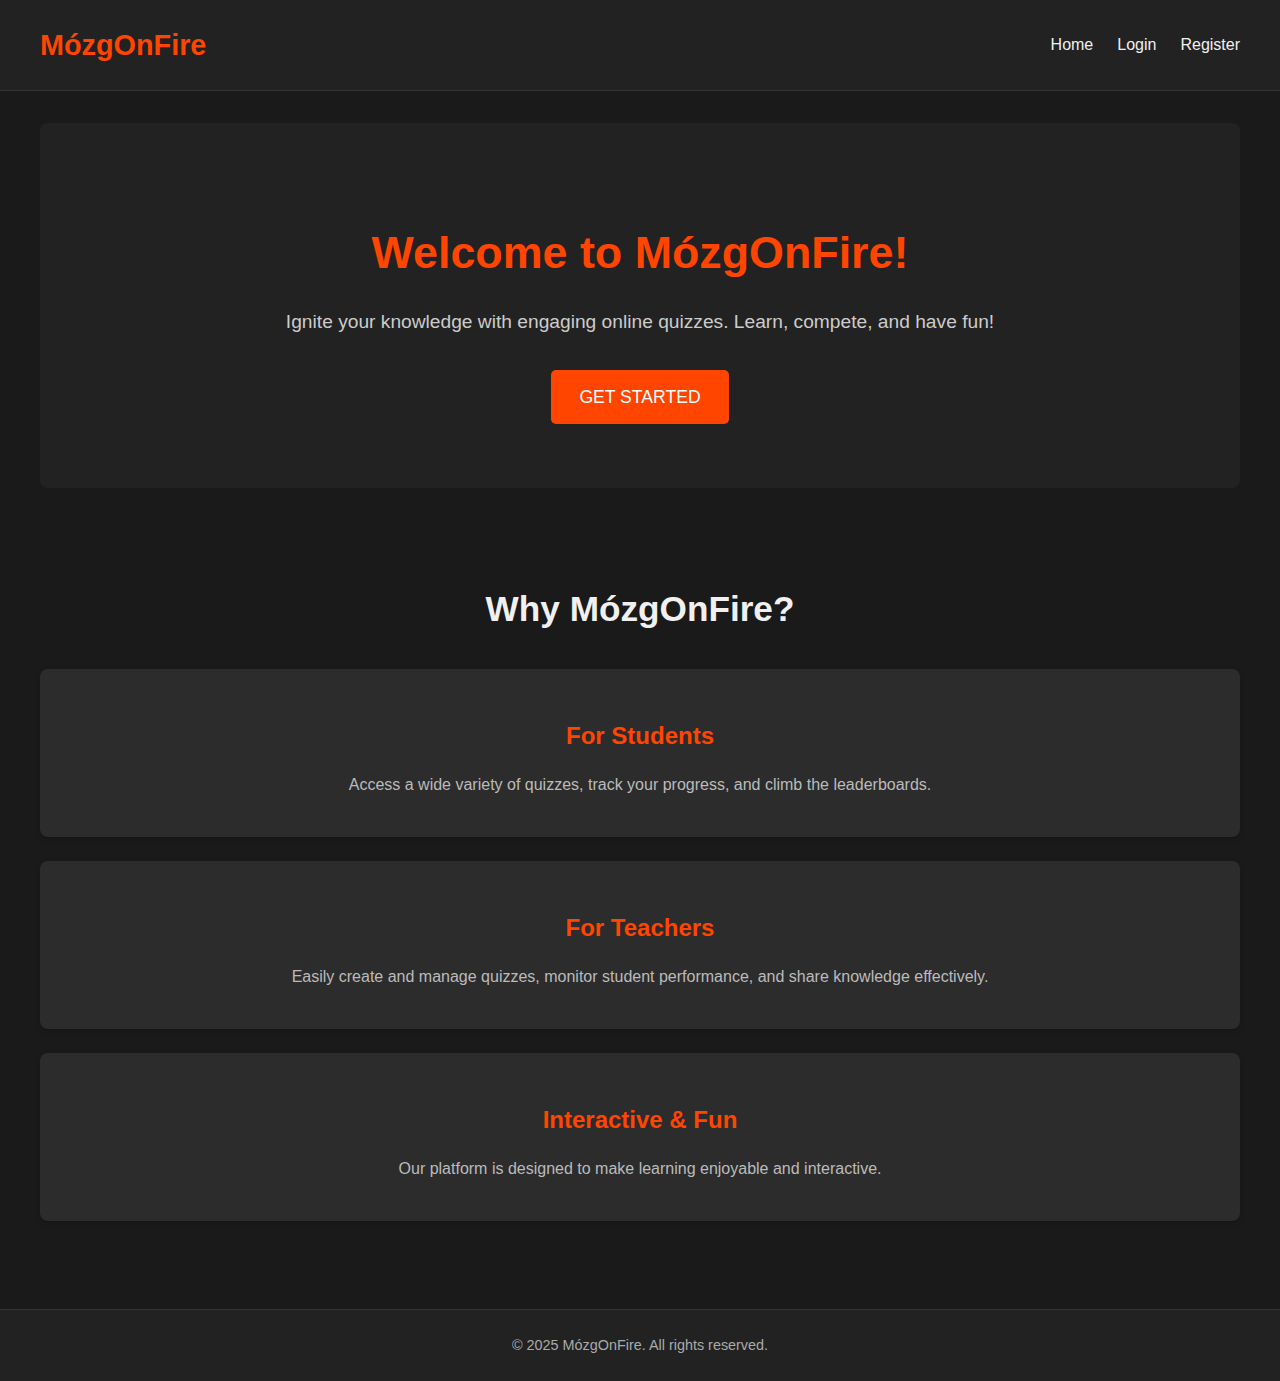
<file: index.html>
<!DOCTYPE html>
<html lang="en">
<head>
    <meta charset="UTF-8">
    <meta name="viewport" content="width=device-width, initial-scale=1.0">
    <title>MózgOnFire - Online Quizzes</title>
    <link rel="stylesheet" href="style.css">
</head>
<body>
    <header>
        <nav>
            <div class="logo">MózgOnFire</div>
            <ul>
                <li><a href="index.html">Home</a></li>
                <li><a href="login.html">Login</a></li>
                <li><a href="register.html">Register</a></li>
            </ul>
        </nav>
    </header>

    <main>
        <section class="hero">
            <h1>Welcome to MózgOnFire!</h1>
            <p>Ignite your knowledge with engaging online quizzes. Learn, compete, and have fun!</p>
            <a href="register.html" class="cta-button">Get Started</a>
        </section>

        <section class="features">
            <h2>Why MózgOnFire?</h2>
            <div class="feature-item">
                <h3>For Students</h3>
                <p>Access a wide variety of quizzes, track your progress, and climb the leaderboards.</p>
            </div>
            <div class="feature-item">
                <h3>For Teachers</h3>
                <p>Easily create and manage quizzes, monitor student performance, and share knowledge effectively.</p>
            </div>
            <div class="feature-item">
                <h3>Interactive & Fun</h3>
                <p>Our platform is designed to make learning enjoyable and interactive.</p>
            </div>
        </section>
    </main>

    <footer>
        <p>&copy; 2025 MózgOnFire. All rights reserved.</p>
    </footer>

    <script src="js/script.js"></script>
</body>
</html>
</file>
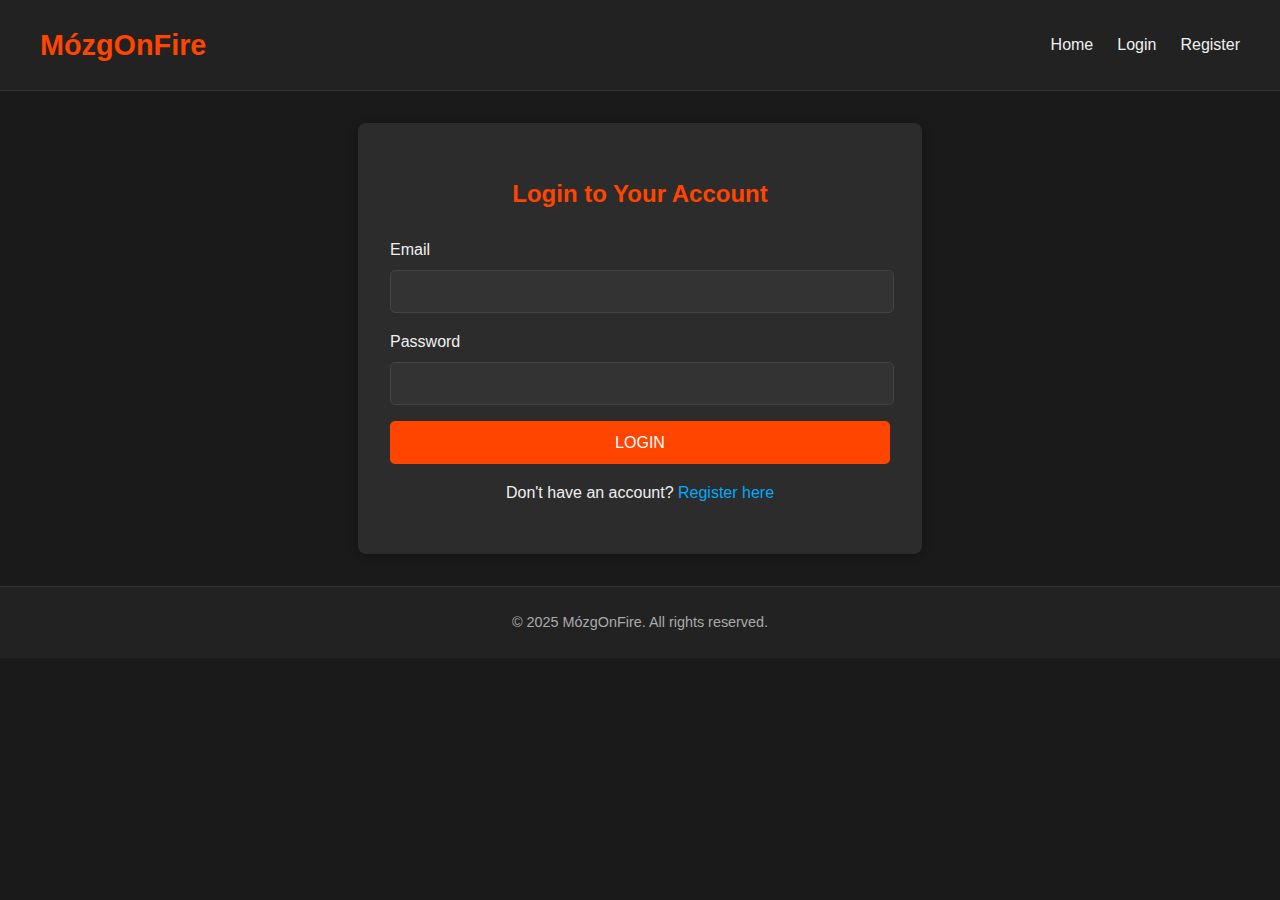
<file: admin_dashboard.html>
<!DOCTYPE html>
<html lang="en">
<head>
    <meta charset="UTF-8">
    <meta name="viewport" content="width=device-width, initial-scale=1.0">
    <title>Admin Dashboard - MózgOnFire</title>
    <link rel="stylesheet" href="style.css">
</head>
<body>
    <header>
        <nav>
            <div class="logo">MózgOnFire</div>
            <ul>
                <!-- Navigation will be dynamically updated by js/auth.js -->
            </ul>
        </nav>
    </header>

    <main>
        <div class="dashboard">
            <h1>Admin Panel - Welcome, <span id="adminName">Admin</span>!</h1>

            <!-- User Management Section -->
            <section class="user-list">
                <h2>User Management</h2>
                <div id="allUsersContainer">
                    <!-- Users will be loaded here -->
                    <p>Loading users...</p>
                </div>
            </section>

            <!-- Quiz Management Section -->
            <section class="quiz-list">
                <h2>Quiz Management (All Quizzes)</h2>
                <div id="allQuizzesContainer">
                    <!-- All quizzes will be loaded here -->
                    <p>Loading all quizzes...</p>
                </div>
            </section>

            <!-- Account Conversion Requests Section -->
            <section class="request-list">
                <h2>Account Conversion Requests</h2>
                <div id="conversionRequestsContainer">
                    <!-- Conversion requests will be loaded here -->
                    <p>Loading requests...</p>
                </div>
            </section>
        </div>
    </main>

    <footer>
        <p>&copy; 2025 MózgOnFire. All rights reserved.</p>
    </footer>

    <script src="js/script.js"></script>
    <script src="js/auth.js"></script>
    <script src="js/dashboard.js"></script>
    <script>
        document.addEventListener('DOMContentLoaded', () => {
            const currentUser = getCurrentUser();
            if (!currentUser || currentUser.accountType !== 'admin') {
                alert('Access denied. Please login as an administrator.');
                window.location.href = 'login.html';
                return;
            }
            document.getElementById('adminName').textContent = currentUser.firstName;

            // Load data for admin panel
            if (typeof loadAllUsersForAdmin === 'function') {
                loadAllUsersForAdmin();
            } else {
                document.getElementById('allUsersContainer').innerHTML = '<p>Error loading user management functionality.</p>';
            }

            if (typeof loadAllQuizzesForAdmin === 'function') {
                loadAllQuizzesForAdmin();
            } else {
                document.getElementById('allQuizzesContainer').innerHTML = '<p>Error loading quiz management functionality.</p>';
            }
            
            if (typeof loadConversionRequests === 'function') {
                loadConversionRequests();
            } else {
                 document.getElementById('conversionRequestsContainer').innerHTML = '<p>Error loading conversion request functionality.</p>';
            }
        });

        // Functions for admin actions (will call functions in dashboard.js)
        function banUser(userId) {
            if (confirm('Are you sure you want to ban this user?')) {
                if(typeof processUserBan === 'function') processUserBan(userId);
            }
        }

        function changeUserRole(userId, currentRole) {
            const newRole = prompt(`Enter new role for user (current: ${currentRole}). Options: student, teacher, admin, moderator.`, currentRole);
            if (newRole && ['student', 'teacher', 'admin', 'moderator'].includes(newRole.toLowerCase())) {
                if(typeof processUserRoleChange === 'function') processUserRoleChange(userId, newRole.toLowerCase());
            } else if (newRole) {
                alert('Invalid role specified.');
            }
        }

        function deleteQuizAsAdmin(quizId) {
            if (confirm('Are you sure you want to PERMANENTLY DELETE this quiz? This action cannot be undone.')) {
                 if(typeof processDeleteQuiz === 'function') processDeleteQuiz(quizId, 'admin');
            }
        }
        
        function approveRequest(requestId) {
            if (confirm('Are you sure you want to approve this account conversion request?')) {
                if(typeof processConversionRequest === 'function') processConversionRequest(requestId, 'approved');
            }
        }

        function rejectRequest(requestId) {
            if (confirm('Are you sure you want to reject this account conversion request?')) {
                 if(typeof processConversionRequest === 'function') processConversionRequest(requestId, 'rejected');
            }
        }
    </script>
</body>
</html>
</file>
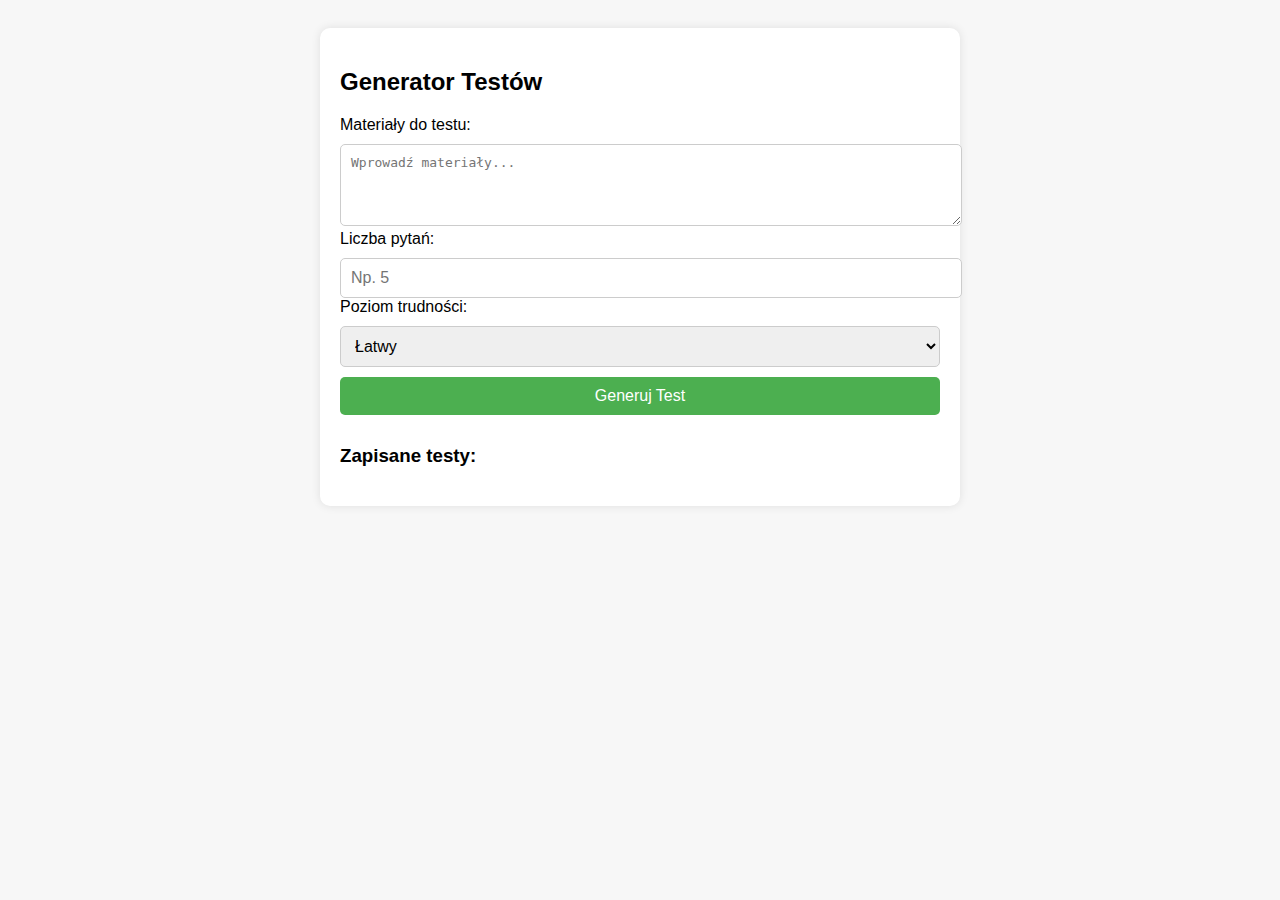
<file: generator.html>
<!DOCTYPE html>
<html lang="pl">
<head>
  <meta charset="UTF-8">
  <meta name="viewport" content="width=device-width, initial-scale=1.0">
  <title>Generator Testów</title>
  <style>
    body {
      font-family: Arial, sans-serif;
      padding: 20px;
      background-color: #f7f7f7;
    }
    .container {
      background: white;
      max-width: 600px;
      margin: auto;
      padding: 20px;
      border-radius: 10px;
      box-shadow: 0 0 10px rgba(0,0,0,0.1);
    }
    textarea, input, select, button {
      width: 100%;
      margin-top: 10px;
      padding: 10px;
      font-size: 1em;
      border-radius: 5px;
      border: 1px solid #ccc;
    }
    button {
      background-color: #4CAF50;
      color: white;
      border: none;
    }
    button:hover {
      background-color: #45a049;
    }
    .test-list {
      margin-top: 30px;
    }
    .test-item {
      background-color: #e9f5e9;
      margin-bottom: 10px;
      padding: 10px;
      border-left: 5px solid #4CAF50;
    }
    .question {
      margin-top: 10px;
    }
  </style>
</head>
<body>
  <div class="container">
    <h2>Generator Testów</h2>

    <label for="material">Materiały do testu:</label>
    <textarea id="material" rows="4" placeholder="Wprowadź materiały..."></textarea>

    <label for="questionCount">Liczba pytań:</label>
    <input type="number" id="questionCount" min="1" placeholder="Np. 5">

    <label for="difficulty">Poziom trudności:</label>
    <select id="difficulty">
      <option value="latwy">Łatwy</option>
      <option value="sredni">Średni</option>
      <option value="trudny">Trudny</option>
    </select>

    <button onclick="generateTest()">Generuj Test</button>

    <div class="test-list" id="testList"></div>
  </div>

  <script>
    function generateTest() {
      const material = document.getElementById('material').value.trim();
      const questionCount = parseInt(document.getElementById('questionCount').value);
      const difficulty = document.getElementById('difficulty').value;

      if (!material || !questionCount || isNaN(questionCount)) {
        alert('Uzupełnij wszystkie pola.');
        return;
      }

      const generatedQuestions = generateQuestionsFromMaterial(material, questionCount);

      const newTest = {
        id: Date.now(),
        material,
        questionCount,
        difficulty,
        questions: generatedQuestions,
        timestamp: new Date().toLocaleString()
      };

      let tests = JSON.parse(localStorage.getItem('tests')) || [];
      tests.push(newTest);
      localStorage.setItem('tests', JSON.stringify(tests));

      displayTests();

      document.getElementById('material').value = '';
      document.getElementById('questionCount').value = '';
      document.getElementById('difficulty').value = 'latwy';
    }

    function generateQuestionsFromMaterial(material, count) {
      const sentences = material.split(/[\.\!\?]/).map(s => s.trim()).filter(s => s.length > 10);
      const questions = [];

      for (let i = 0; i < count; i++) {
        if (sentences.length === 0) {
            return [];
        }
        if (!sentence) continue;
        const missingIndex = Math.floor(Math.random() * words.length);
        const answer = words[missingIndex];
        words[missingIndex] = '_____';
        questions.push({
          question: `Uzupełnij lukę: ${words.join(' ')}`,
          answer: answer
        });
      }

      return questions;
    }

    function displayTests() {
      const testList = document.getElementById('testList');
      const tests = JSON.parse(localStorage.getItem('tests')) || [];

      testList.innerHTML = '<h3>Zapisane testy:</h3>' + tests.map(test => `
        <div class="test-item">
          <strong>Data:</strong> ${test.timestamp}<br>
          <strong>Pytania:</strong> ${test.questionCount}<br>
          <strong>Trudność:</strong> ${test.difficulty}<br>
          <strong>Materiały:</strong><br>${test.material.replace(/\n/g, '<br>')}<br>
          <div class="question">
            <strong>Wygenerowane pytania:</strong>
            <ul>
              ${test.material.replace(/\r?\n/g, '<br>')}
            </ul>
          </div>
        </div>
      `).join('');
    }

    window.onload = displayTests;
  </script>
</body>
</html>
</file>
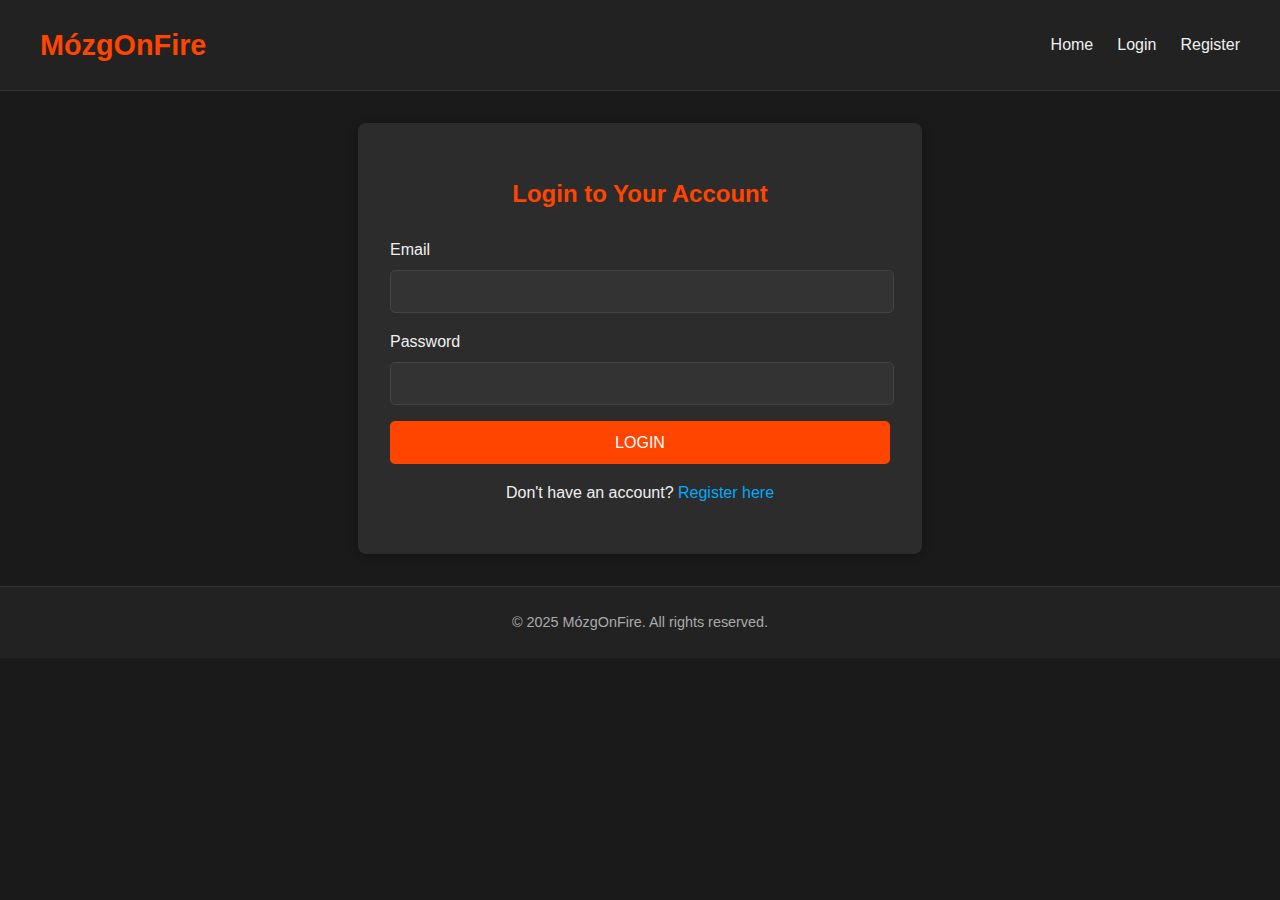
<file: login.html>
<!DOCTYPE html>
<html lang="en">
<head>
    <meta charset="UTF-8">
    <meta name="viewport" content="width=device-width, initial-scale=1.0">
    <title>Login - MózgOnFire</title>
    <link rel="stylesheet" href="style.css">
</head>
<body>
    <header>
        <nav>
            <div class="logo">MózgOnFire</div>
            <ul>
                <li><a href="index.html">Home</a></li>
                <li><a href="login.html">Login</a></li>
                <li><a href="register.html">Register</a></li>
            </ul>
        </nav>
    </header>

    <main>
        <div class="form-container">
            <h2>Login to Your Account</h2>
            <form id="loginForm">
                <div class="form-group">
                    <label for="email">Email</label>
                    <input type="email" id="email" name="email" required>
                </div>
                <div class="form-group">
                    <label for="password">Password</label>
                    <input type="password" id="password" name="password" required>
                </div>
                <button type="submit">Login</button>
            </form>
            <p class="form-link">Don't have an account? <a href="register.html">Register here</a></p>
        </div>
    </main>

    <footer>
        <p>&copy; 2025 MózgOnFire. All rights reserved.</p>
    </footer>

    <script src="js/script.js"></script>
    <script src="js/auth.js"></script>
</body>
</html>
</file>
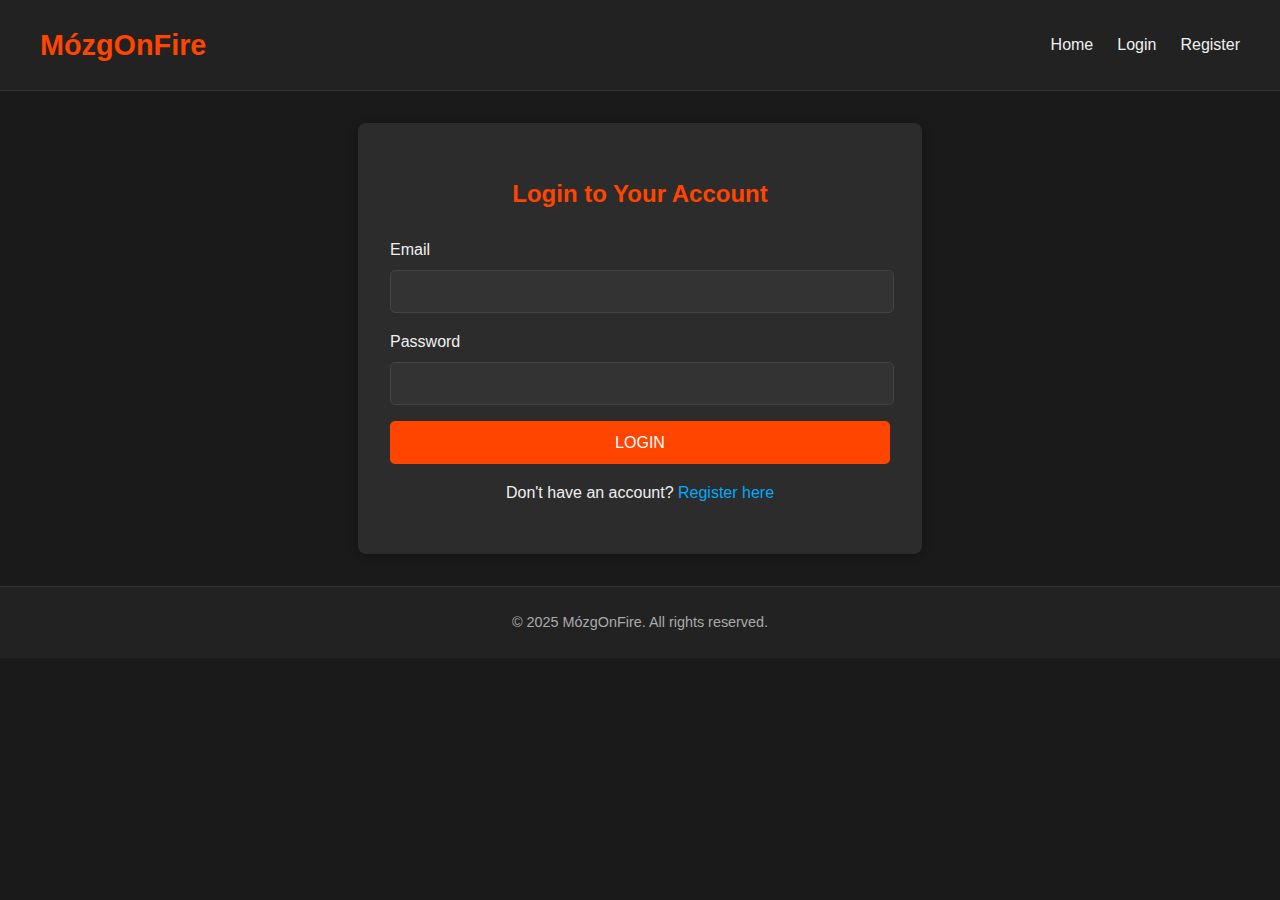
<file: quiz_generator.html>
<!DOCTYPE html>
<html lang="en">
<head>
    <meta charset="UTF-8">
    <meta name="viewport" content="width=device-width, initial-scale=1.0">
    <title>Quiz Generator - MózgOnFire</title>
    <link rel="stylesheet" href="style.css">
</head>
<body>
    <header>
        <nav>
            <div class="logo">MózgOnFire</div>
            <ul>
                <!-- Navigation will be dynamically updated by js/auth.js -->
            </ul>
        </nav>
    </header>

    <main>
        <div class="quiz-builder">
            <h2 id="pageTitle">Create New Quiz</h2>
            <form id="quizForm">
                <input type="hidden" id="quizId" name="quizId"> <!-- For editing existing quizzes -->

                <div class="form-group">
                    <label for="quizTitle">Quiz Title</label>
                    <input type="text" id="quizTitle" name="quizTitle" required>
                </div>

                <div class="form-group">
                    <label for="quizDescription">Description (Optional)</label>
                    <textarea id="quizDescription" name="quizDescription" rows="3" style="width: calc(100% - 22px); padding: 0.7rem; border: 1px solid #444; border-radius: 5px; background-color: #333; color: #f0f0f0; font-size: 1rem;"></textarea>
                </div>

                <div class="form-group">
                    <label for="quizDifficulty">Difficulty Level</label>
                    <select id="quizDifficulty" name="quizDifficulty">
                        <option value="easy">Easy</option>
                        <option value="medium">Medium</option>
                        <option value="hard">Hard</option>
                    </select>
                </div>

                <div class="form-group">
                    <label for="quizVisibility">Visibility</label>
                    <select id="quizVisibility" name="quizVisibility">
                        <option value="public">Public (Visible to all students)</option>
                        <option value="private">Private (Only for your assigned students/groups - feature for later)</option>
                        <option value="unlisted">Unlisted (Accessible via direct link only)</option>
                    </select>
                </div>
                <div id="unlistedLinkContainer" class="form-group" style="display: none;">
                    <label>Unlisted Link:</label>
                    <input type="text" id="unlistedLink" readonly style="background-color: #444; cursor: copy;">
                    <button type="button" onclick="copyLink()" class="add-answer-btn" style="margin-left: 5px;">Copy</button>
                </div>


                <hr style="border-color: #444; margin: 2rem 0;">

                <h3>Questions</h3>
                <div id="questionsContainer">
                    <!-- Questions will be added here dynamically -->
                </div>

                <button type="button" id="addQuestionBtn" class="add-question-btn">Add Question</button>
                <hr style="border-color: #444; margin: 2rem 0;">

                <button type="submit" id="saveQuizBtn">Save Quiz</button>
                <button type="button" id="cancelEditBtn" style="display:none; background-color: #6c757d; margin-top: 0.5rem;" onclick="cancelQuizEdit()">Cancel Edit</button>
            </form>
        </div>
    </main>

    <footer>
        <p>&copy; 2025 MózgOnFire. All rights reserved.</p>
    </footer>

    <script src="js/script.js"></script>
    <script src="js/auth.js"></script>
    <!-- We will create js/quiz_generator.js next for the dynamic logic -->
    <script src="js/quiz_generator.js"></script> 
    <script>
        document.addEventListener('DOMContentLoaded', () => {
            const currentUser = getCurrentUser();
            // Allow admin to access as well, as they might need to edit/create
            if (!currentUser || (currentUser.accountType !== 'teacher' && currentUser.accountType !== 'admin')) {
                alert('Access denied. Please login as a teacher or admin.');
                window.location.href = 'login.html';
                return;
            }
            // `initializeQuizForm` will be in quiz_generator.js
            if (typeof initializeQuizForm === 'function') {
                initializeQuizForm();
            } else {
                document.getElementById('questionsContainer').innerHTML = '<p>Error loading quiz generator functionality.</p>';
            }
        });

        function copyLink() {
            const linkInput = document.getElementById('unlistedLink');
            linkInput.select();
            linkInput.setSelectionRange(0, 99999); // For mobile devices
            try {
                document.execCommand('copy');
                alert('Link copied to clipboard!');
            } catch (err) {
                alert('Failed to copy link. Please copy it manually.');
            }
        }
         function cancelQuizEdit() {
            localStorage.removeItem('editQuizId');
            window.location.href = 'teacher_dashboard.html';
        }
    </script>
</body>
</html>
</file>
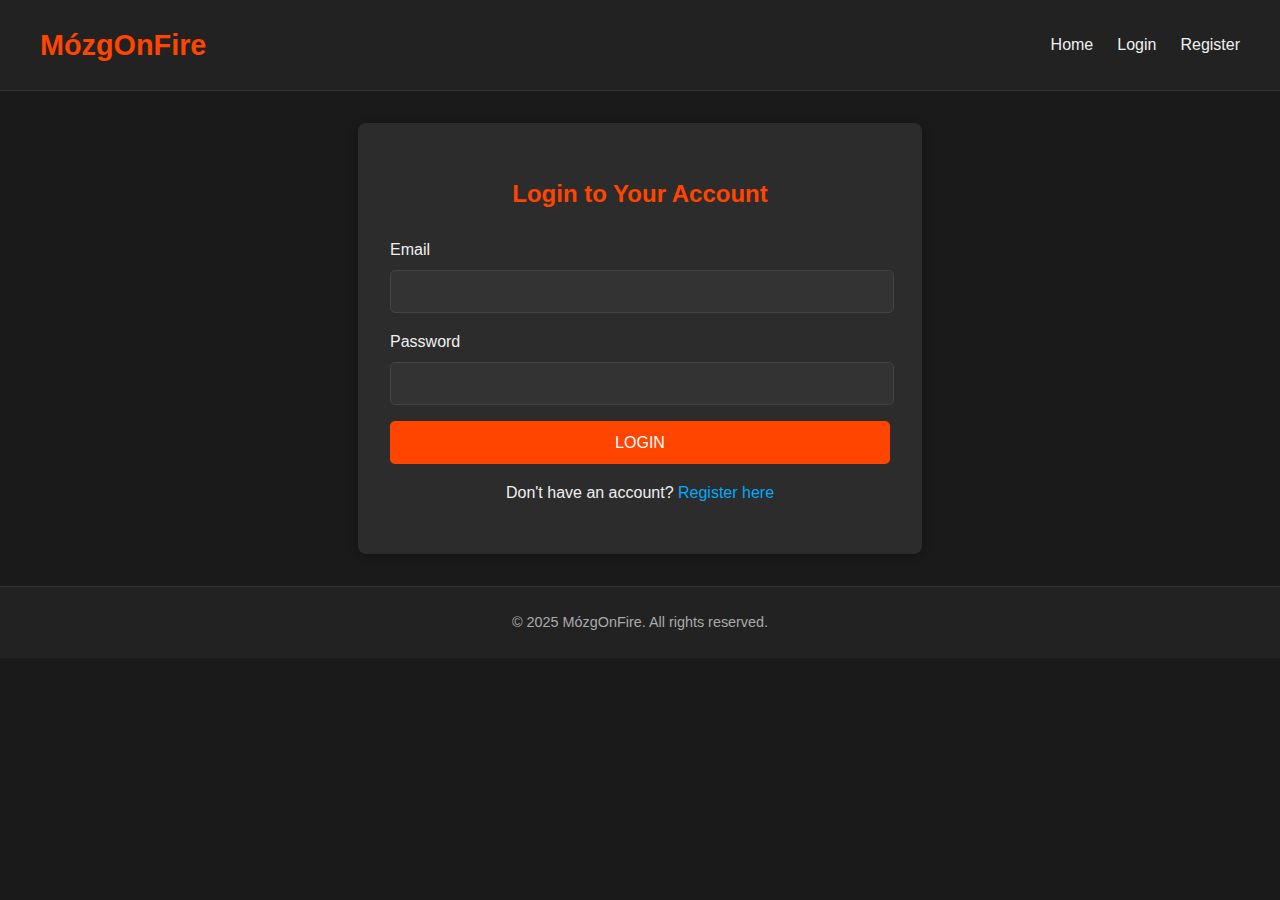
<file: quiz_solve.html>
<!DOCTYPE html>
<html lang="en">
<head>
    <meta charset="UTF-8">
    <meta name="viewport" content="width=device-width, initial-scale=1.0">
    <title>Solve Quiz - MózgOnFire</title>
    <link rel="stylesheet" href="style.css">
</head>
<body>
    <header>
        <nav>
            <div class="logo">MózgOnFire</div>
            <ul>
                <!-- Navigation will be dynamically updated by js/auth.js -->
            </ul>
        </nav>
    </header>

    <main>
        <div class="quiz-solve-page">
            <h2 id="quizTitle" class="quiz-title">Loading Quiz...</h2>
            
            <form id="quizSolveForm">
                <div id="questionsContainer">
                    <!-- Questions will be dynamically loaded here -->
                    <p>Please wait while the quiz content is loaded.</p>
                </div>
                <button type="submit" id="submitQuizBtn" class="cta-button submit-quiz-btn" style="display: none;">Submit Answers</button>
            </form>

            <div id="quizSolveContainer">
                <!-- This container is also used for results after submission -->
            </div>
        </div>
    </main>

    <footer>
        <p>&copy; 2025 MózgOnFire. All rights reserved.</p>
    </footer>

    <script src="js/script.js"></script>
    <script src="js/auth.js"></script>
    <script src="js/dashboard.js"></script> <!-- Contains quiz solving logic -->
    <script>
        document.addEventListener('DOMContentLoaded', () => {
            const currentUser = getCurrentUser();
            if (!currentUser) {
                alert('You need to be logged in to solve a quiz.');
                window.location.href = 'login.html';
                return;
            }
            updateNavBasedOnLogin(); // Ensure nav is correct

            const quizId = localStorage.getItem('selectedQuizId') || new URLSearchParams(window.location.search).get('id');
            
            if (!quizId) {
                document.getElementById('quizSolveContainer').innerHTML = '<h2>No quiz selected. Please go back to the dashboard.</h2>';
                return;
            }

            const quizData = loadQuizForSolving(quizId); // From dashboard.js

            if (quizData) {
                document.getElementById('submitQuizBtn').style.display = 'block';
                const quizSolveForm = document.getElementById('quizSolveForm');
                quizSolveForm.addEventListener('submit', (e) => {
                    e.preventDefault();
                    if (confirm('Are you sure you want to submit your answers?')) {
                        submitQuizAnswers(quizData); // From dashboard.js
                        document.getElementById('submitQuizBtn').style.display = 'none';
                         document.getElementById('questionsContainer').style.display = 'none'; // Hide questions after submit
                    }
                });
            } else {
                // loadQuizForSolving will update the UI if quiz is not found or accessible
                 document.getElementById('submitQuizBtn').style.display = 'none';
            }
        });
    </script>
</body>
</html>
</file>
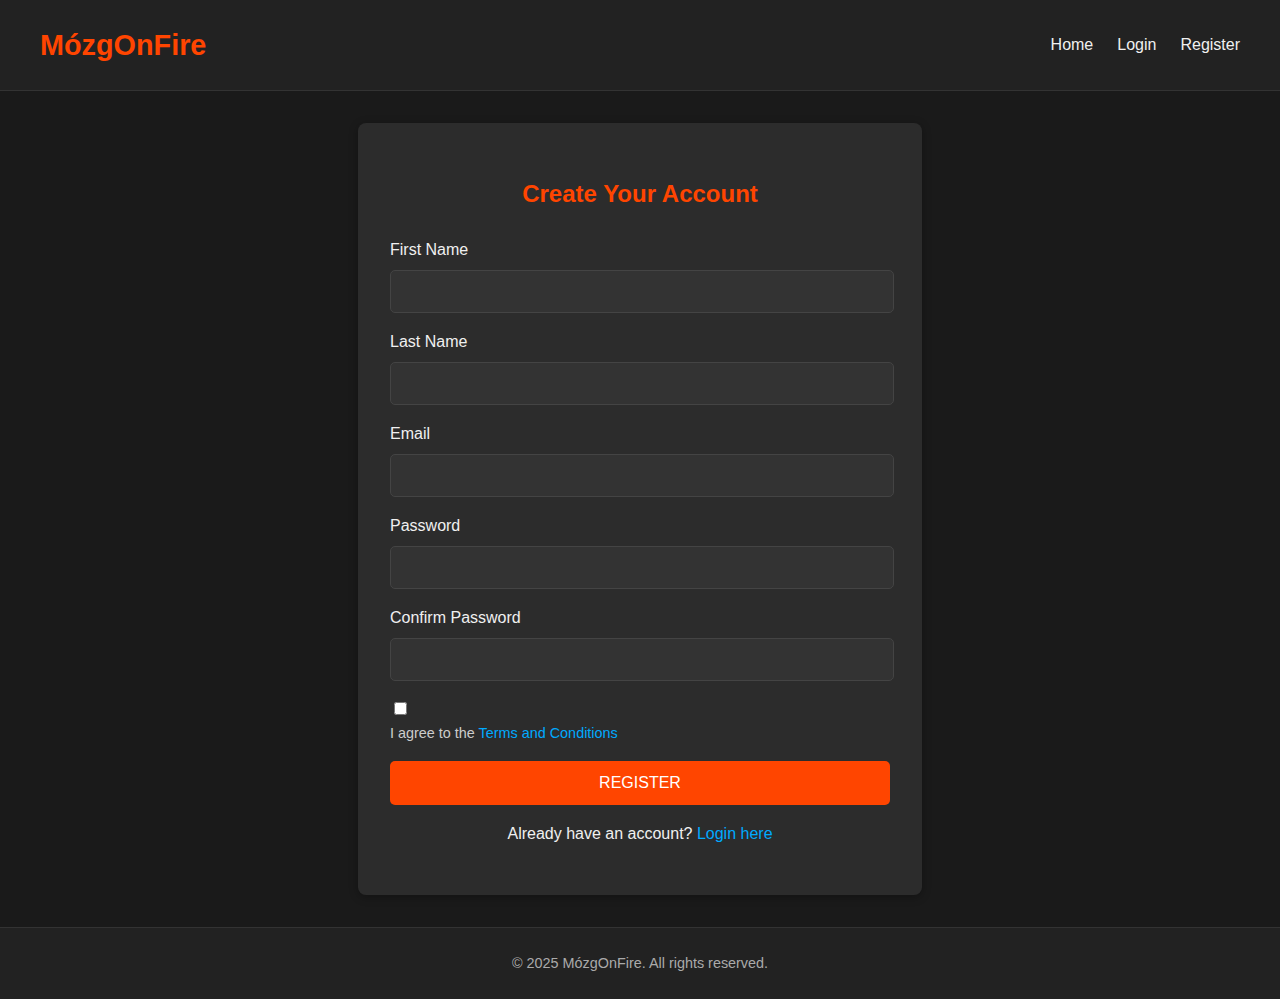
<file: register.html>
<!DOCTYPE html>
<html lang="en">
<head>
    <meta charset="UTF-8">
    <meta name="viewport" content="width=device-width, initial-scale=1.0">
    <title>Register - MózgOnFire</title>
    <link rel="stylesheet" href="style.css">
</head>
<body>
    <header>
        <nav>
            <div class="logo">MózgOnFire</div>
            <ul>
                <li><a href="index.html">Home</a></li>
                <li><a href="login.html">Login</a></li>
                <li><a href="register.html">Register</a></li>
            </ul>
        </nav>
    </header>

    <main>
        <div class="form-container">
            <h2>Create Your Account</h2>
            <form id="registerForm">
                <div class="form-group">
                    <label for="firstName">First Name</label>
                    <input type="text" id="firstName" name="firstName" required>
                </div>
                <div class="form-group">
                    <label for="lastName">Last Name</label>
                    <input type="text" id="lastName" name="lastName" required>
                </div>
                <div class="form-group">
                    <label for="email">Email</label>
                    <input type="email" id="email" name="email" required>
                </div>
                <div class="form-group">
                    <label for="password">Password</label>
                    <input type="password" id="password" name="password" required>
                </div>
                <div class="form-group">
                    <label for="confirmPassword">Confirm Password</label>
                    <input type="password" id="confirmPassword" name="confirmPassword" required>
                </div>
                <div class="form-group">
                    <input type="checkbox" id="terms" name="terms" required>
                    <label for="terms" class="terms">I agree to the <a href="terms.html" target="_blank">Terms and Conditions</a></label>
                </div>
                <button type="submit">Register</button>
            </form>
            <p class="form-link">Already have an account? <a href="login.html">Login here</a></p>
        </div>
    </main>

    <footer>
        <p>&copy; 2025 MózgOnFire. All rights reserved.</p>
    </footer>

    <script src="js/script.js"></script>
    <script src="js/auth.js"></script> 
</body>
</html>
</file>
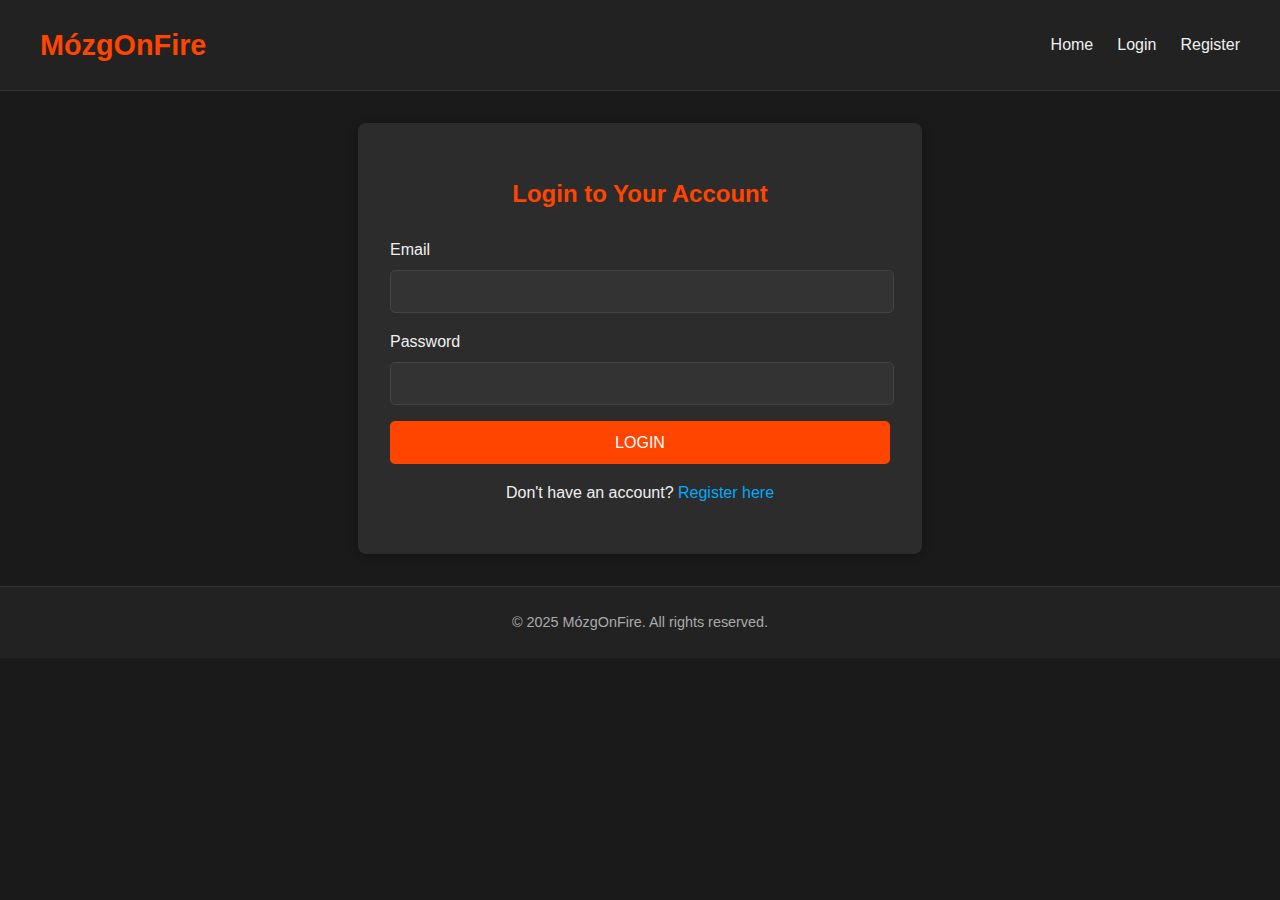
<file: settings.html>
<!DOCTYPE html>
<html lang="en">
<head>
    <meta charset="UTF-8">
    <meta name="viewport" content="width=device-width, initial-scale=1.0">
    <title>Settings - MózgOnFire</title>
    <link rel="stylesheet" href="style.css">
</head>
<body>
    <header>
        <nav>
            <div class="logo">MózgOnFire</div>
            <ul>
                <!-- Navigation will be dynamically updated by js/auth.js -->
            </ul>
        </nav>
    </header>

    <main>
        <div class="settings-page">
            <h2>Account Settings</h2>
            <div id="settingsContent">
                <p>Loading settings...</p>
            </div>
        </div>
    </main>

    <footer>
        <p>&copy; 2025 MózgOnFire. All rights reserved.</p>
    </footer>

    <script src="js/script.js"></script>
    <script src="js/auth.js"></script>
    <script src="js/dashboard.js"></script> <!-- May contain helper functions if needed -->
    <script>
        document.addEventListener('DOMContentLoaded', () => {
            const currentUser = getCurrentUser();
            if (!currentUser) {
                alert('You need to be logged in to access settings.');
                window.location.href = 'login.html';
                return;
            }
            updateNavBasedOnLogin();
            loadSettingsContent(currentUser);
        });

        function loadSettingsContent(user) {
            const settingsContent = document.getElementById('settingsContent');
            settingsContent.innerHTML = ''; // Clear loading

            // Section 1: User Information (Read-only for now)
            const userInfoSection = document.createElement('div');
            userInfoSection.classList.add('settings-section');
            userInfoSection.innerHTML = `
                <h3>User Information</h3>
                <p><strong>Name:</strong> ${user.firstName} ${user.lastName}</p>
                <p><strong>Email:</strong> ${user.email}</p>
                <p><strong>Account Type:</strong> ${user.accountType.charAt(0).toUpperCase() + user.accountType.slice(1)}</p>
            `;
            settingsContent.appendChild(userInfoSection);

            // Section 2: Change Password (Placeholder)
            const passwordSection = document.createElement('div');
            passwordSection.classList.add('settings-section');
            passwordSection.innerHTML = `
                <h3>Change Password</h3>
                <form id="changePasswordForm">
                    <div class="form-group">
                        <label for="currentPassword">Current Password</label>
                        <input type="password" id="currentPassword" name="currentPassword" required>
                    </div>
                    <div class="form-group">
                        <label for="newPassword">New Password</label>
                        <input type="password" id="newPassword" name="newPassword" required>
                    </div>
                    <div class="form-group">
                        <label for="confirmNewPassword">Confirm New Password</label>
                        <input type="password" id="confirmNewPassword" name="confirmNewPassword" required>
                    </div>
                    <button type="submit">Change Password</button>
                </form>
            `;
            settingsContent.appendChild(passwordSection);
            document.getElementById('changePasswordForm').addEventListener('submit', handleChangePassword);


            // Section 3: Account Conversion (for Students)
            if (user.accountType === 'student') {
                const conversionSection = document.createElement('div');
                conversionSection.classList.add('settings-section');
                conversionSection.innerHTML = `<h3>Become a Teacher</h3>`;

                // Check if a pending request already exists
                const existingRequests = getConversionRequests(); // from dashboard.js
                const pendingRequest = existingRequests.find(r => r.userId === user.userId && r.status === 'pending');

                if (pendingRequest) {
                    conversionSection.innerHTML += `<p>You have a pending request to become a teacher. Status: <strong>Pending Review</strong>.</p>`;
                } else {
                    conversionSection.innerHTML += `
                        <p>If you are an educator and would like to create quizzes, you can request to convert your account to a Teacher account.</p>
                        <button id="requestConversionBtn" class="cta-button">Request Teacher Account</button>
                        <div id="conversionFormContainer" style="display:none; margin-top: 1rem;">
                            <form id="conversionRequestForm">
                                <div class="form-group">
                                    <label for="schoolName">School/Institution Name</label>
                                    <input type="text" id="schoolName" name="schoolName" required>
                                </div>
                                <div class="form-group">
                                    <label for="reason">Reason for Request (e.g., subjects taught)</label>
                                    <textarea id="reason" name="reason" rows="3" required style="width: calc(100% - 22px); padding: 0.7rem; border: 1px solid #444; border-radius: 5px; background-color: #333; color: #f0f0f0; font-size: 1rem;"></textarea>
                                </div>
                                <button type="submit">Submit Request</button>
                                <button type="button" id="cancelConversionBtn" style="background-color: #6c757d; margin-left: 10px;">Cancel</button>
                            </form>
                        </div>
                    `;
                    settingsContent.appendChild(conversionSection);

                    document.getElementById('requestConversionBtn').addEventListener('click', () => {
                        document.getElementById('conversionFormContainer').style.display = 'block';
                        document.getElementById('requestConversionBtn').style.display = 'none';
                    });
                    document.getElementById('cancelConversionBtn').addEventListener('click', () => {
                        document.getElementById('conversionFormContainer').style.display = 'none';
                        document.getElementById('requestConversionBtn').style.display = 'inline-block';
                        document.getElementById('conversionRequestForm').reset();
                    });
                    document.getElementById('conversionRequestForm').addEventListener('submit', handleConversionRequest);
                }
                 settingsContent.appendChild(conversionSection);
            }
        }

        function handleChangePassword(event) {
            event.preventDefault();
            const currentUser = getCurrentUser();
            const currentPassword = document.getElementById('currentPassword').value;
            const newPassword = document.getElementById('newPassword').value;
            const confirmNewPassword = document.getElementById('confirmNewPassword').value;

            if (newPassword !== confirmNewPassword) {
                alert('New passwords do not match.');
                return;
            }
            if (newPassword.length < 6) {
                alert('New password must be at least 6 characters long.');
                return;
            }

            // Simulate password check (in real app, this is backend)
            let users = getAllUsers(); // from auth.js
            const userIndex = users.findIndex(u => u.id === currentUser.userId);

            if (userIndex === -1 || users[userIndex].password !== currentPassword) {
                alert('Incorrect current password.');
                return;
            }

            // Update password
            users[userIndex].password = newPassword;
            localStorage.setItem('mozgOnFireUsers', JSON.stringify(users));
            
            // Update session if current user's password changed (though session doesn't store password)
            // No, session doesn't need update for password change.

            alert('Password changed successfully.');
            document.getElementById('changePasswordForm').reset();
        }

        function handleConversionRequest(event) {
            event.preventDefault();
            const currentUser = getCurrentUser();
            const schoolName = document.getElementById('schoolName').value.trim();
            const reason = document.getElementById('reason').value.trim();

            if (!schoolName || !reason) {
                alert('Please fill in all fields for the conversion request.');
                return;
            }

            const newRequest = {
                id: `req_${Date.now()}_${currentUser.userId.slice(-4)}`,
                userId: currentUser.userId,
                requestedAt: new Date().toISOString(),
                schoolName: schoolName,
                reason: reason,
                status: 'pending', // pending, approved, rejected
                processedBy: null,
                processedAt: null
            };

            let requests = getConversionRequests(); // from dashboard.js
            requests.push(newRequest);
            saveConversionRequests(requests); // from dashboard.js

            alert('Your request to become a teacher has been submitted for review.');
            // Refresh settings content to show pending status
            loadSettingsContent(currentUser);
        }

    </script>
</body>
</html>
</file>
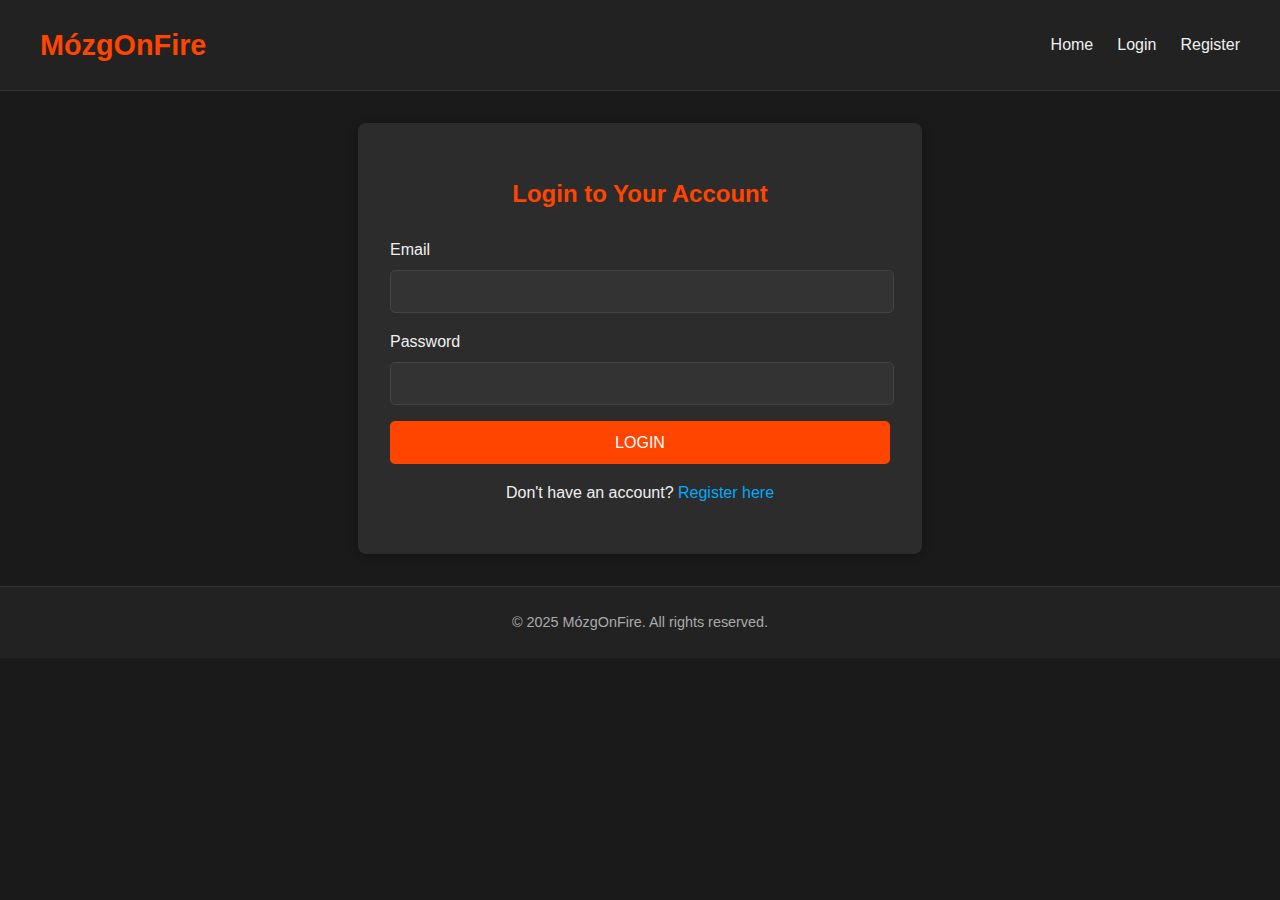
<file: student_dashboard.html>
<!DOCTYPE html>
<html lang="en">
<head>
    <meta charset="UTF-8">
    <meta name="viewport" content="width=device-width, initial-scale=1.0">
    <title>Student Dashboard - MózgOnFire</title>
    <link rel="stylesheet" href="style.css">
</head>
<body>
    <header>
        <nav>
            <div class="logo">MózgOnFire</div>
            <ul>
                <!-- Navigation will be dynamically updated by js/auth.js -->
            </ul>
        </nav>
    </header>

    <main>
        <div class="dashboard">
            <h1>Welcome, <span id="studentName">Student</span>!</h1>
            
            <div class="quiz-list">
                <h2>Available Quizzes</h2>
                <div id="availableQuizzesContainer">
                    <!-- Quizzes will be loaded here by JavaScript -->
                    <p>Loading quizzes...</p>
                    <!-- Example Quiz Item Structure (for reference, will be dynamically generated)
                    <div class="quiz-item">
                        <span class="quiz-item-title">Introduction to Algebra</span>
                        <div class="quiz-item-actions">
                            <button onclick="startQuiz('quizId1')">Start Quiz</button>
                        </div>
                    </div>
                    <div class="quiz-item">
                        <span class="quiz-item-title">World Capitals Challenge</span>
                        <div class="quiz-item-actions">
                            <button onclick="startQuiz('quizId2')">Start Quiz</button>
                        </div>
                    </div>
                    -->
                </div>
            </div>
        </div>
    </main>

    <footer>
        <p>&copy; 2025 MózgOnFire. All rights reserved.</p>
    </footer>

    <script src="js/script.js"></script>
    <script src="js/auth.js"></script>
    <script src="js/dashboard.js"></script>
    <script>
        document.addEventListener('DOMContentLoaded', () => {
            const currentUser = getCurrentUser();
            if (!currentUser || currentUser.accountType !== 'student') {
                alert('Access denied. Please login as a student.');
                window.location.href = 'login.html';
                return;
            }
            document.getElementById('studentName').textContent = currentUser.firstName;
            // `loadStudentQuizzes` will be defined in dashboard.js
            if (typeof loadStudentQuizzes === 'function') {
                loadStudentQuizzes();
            } else {
                document.getElementById('availableQuizzesContainer').innerHTML = '<p>Error loading quiz functionality.</p>';
            }
        });

        function startQuiz(quizId) {
            // Store the quizId to be picked up by the quiz solving page
            localStorage.setItem('selectedQuizId', quizId);
            window.location.href = `quiz_solve.html`;
        }
    </script>
</body>
</html>
</file>
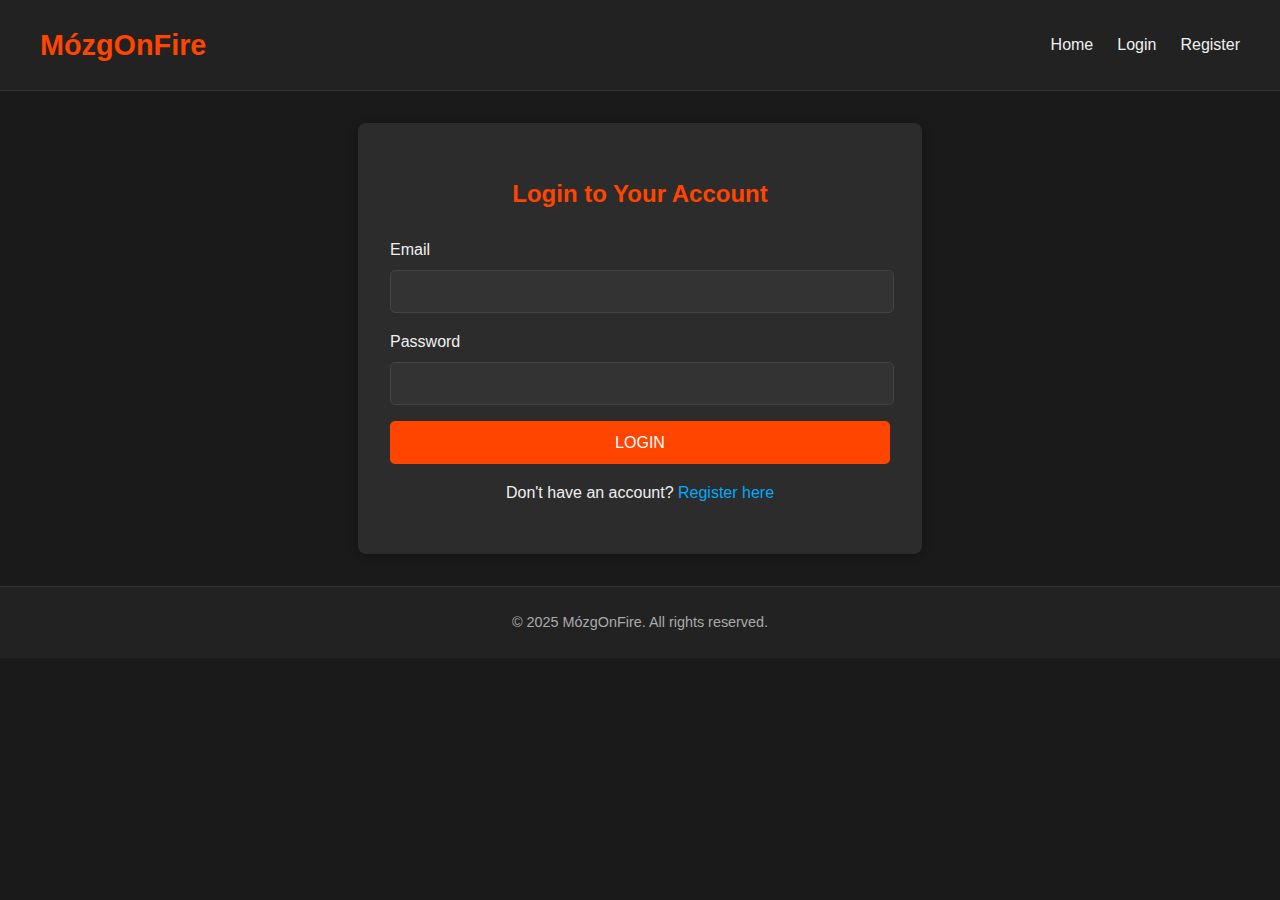
<file: teacher_dashboard.html>
<!DOCTYPE html>
<html lang="en">
<head>
    <meta charset="UTF-8">
    <meta name="viewport" content="width=device-width, initial-scale=1.0">
    <title>Teacher Dashboard - MózgOnFire</title>
    <link rel="stylesheet" href="style.css">
</head>
<body>
    <header>
        <nav>
            <div class="logo">MózgOnFire</div>
            <ul>
                <!-- Navigation will be dynamically updated by js/auth.js -->
            </ul>
        </nav>
    </header>

    <main>
        <div class="dashboard">
            <h1>Welcome, Teacher <span id="teacherName"></span>!</h1>
            
            <div class="quiz-management">
                <h2>Your Quizzes</h2>
                <button onclick="window.location.href='quiz_generator.html'" class="cta-button" style="margin-bottom: 1rem;">Create New Quiz</button>
                <div id="teacherQuizzesContainer" class="quiz-list">
                    <!-- Teacher's quizzes will be loaded here by JavaScript -->
                    <p>Loading your quizzes...</p>
                    <!-- Example Quiz Item Structure (for reference)
                    <div class="quiz-item">
                        <span class="quiz-item-title">Advanced Calculus Quiz</span>
                        <div class="quiz-item-actions">
                            <button class="edit-button" onclick="editQuiz('quizId1')">Edit</button>
                            <button class="delete-button" onclick="deleteQuiz('quizId1')">Delete</button>
                            <button onclick="viewSubmissions('quizId1')">View Submissions</button>
                        </div>
                    </div>
                    -->
                </div>
            </div>
        </div>
    </main>

    <footer>
        <p>&copy; 2025 MózgOnFire. All rights reserved.</p>
    </footer>

    <script src="js/script.js"></script>
    <script src="js/auth.js"></script>
    <script src="js/dashboard.js"></script>
    <script>
        document.addEventListener('DOMContentLoaded', () => {
            const currentUser = getCurrentUser();
            if (!currentUser || (currentUser.accountType !== 'teacher' && currentUser.accountType !== 'admin')) { // Admin can also see teacher dashboard
                alert('Access denied. Please login as a teacher.');
                window.location.href = 'login.html';
                return;
            }
            document.getElementById('teacherName').textContent = currentUser.firstName;
            
            if (typeof loadTeacherQuizzes === 'function') {
                loadTeacherQuizzes();
            } else {
                document.getElementById('teacherQuizzesContainer').innerHTML = '<p>Error loading quiz functionality.</p>';
            }
        });

        function editQuiz(quizId) {
            // Store the quizId to be picked up by the quiz generator page for editing
            localStorage.setItem('editQuizId', quizId);
            window.location.href = `quiz_generator.html?edit=${quizId}`;
        }

        function deleteQuiz(quizId) {
            if (confirm('Are you sure you want to delete this quiz? This action cannot be undone.')) {
                // Implemented in dashboard.js
                if (typeof processDeleteQuiz === 'function') {
                    processDeleteQuiz(quizId, 'teacher');
                }
            }
        }

        function viewSubmissions(quizId) {
            // Placeholder for viewing submissions - could lead to a new page or a modal
            alert(`Viewing submissions for quiz ID: ${quizId} (Feature not fully implemented)`);
            // window.location.href = `quiz_submissions.html?quizId=${quizId}`;
        }
    </script>
</body>
</html>
</file>
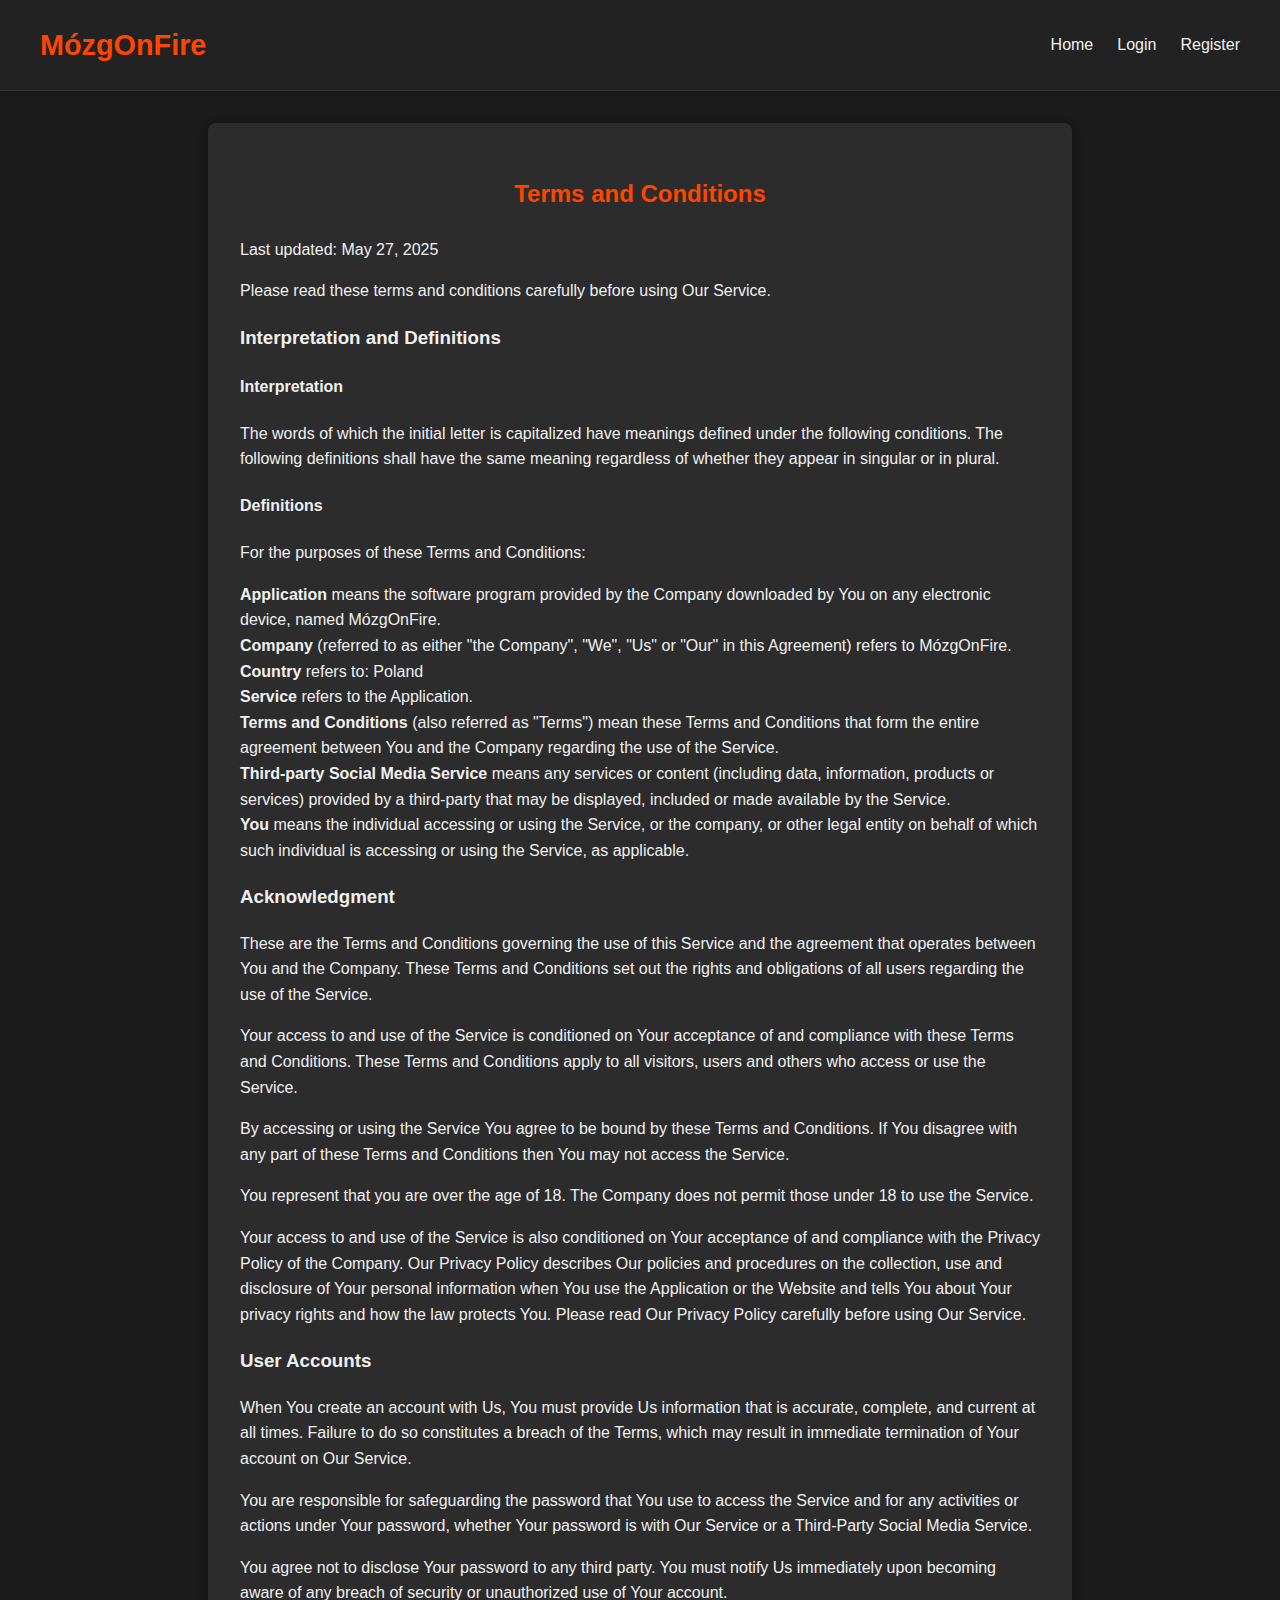
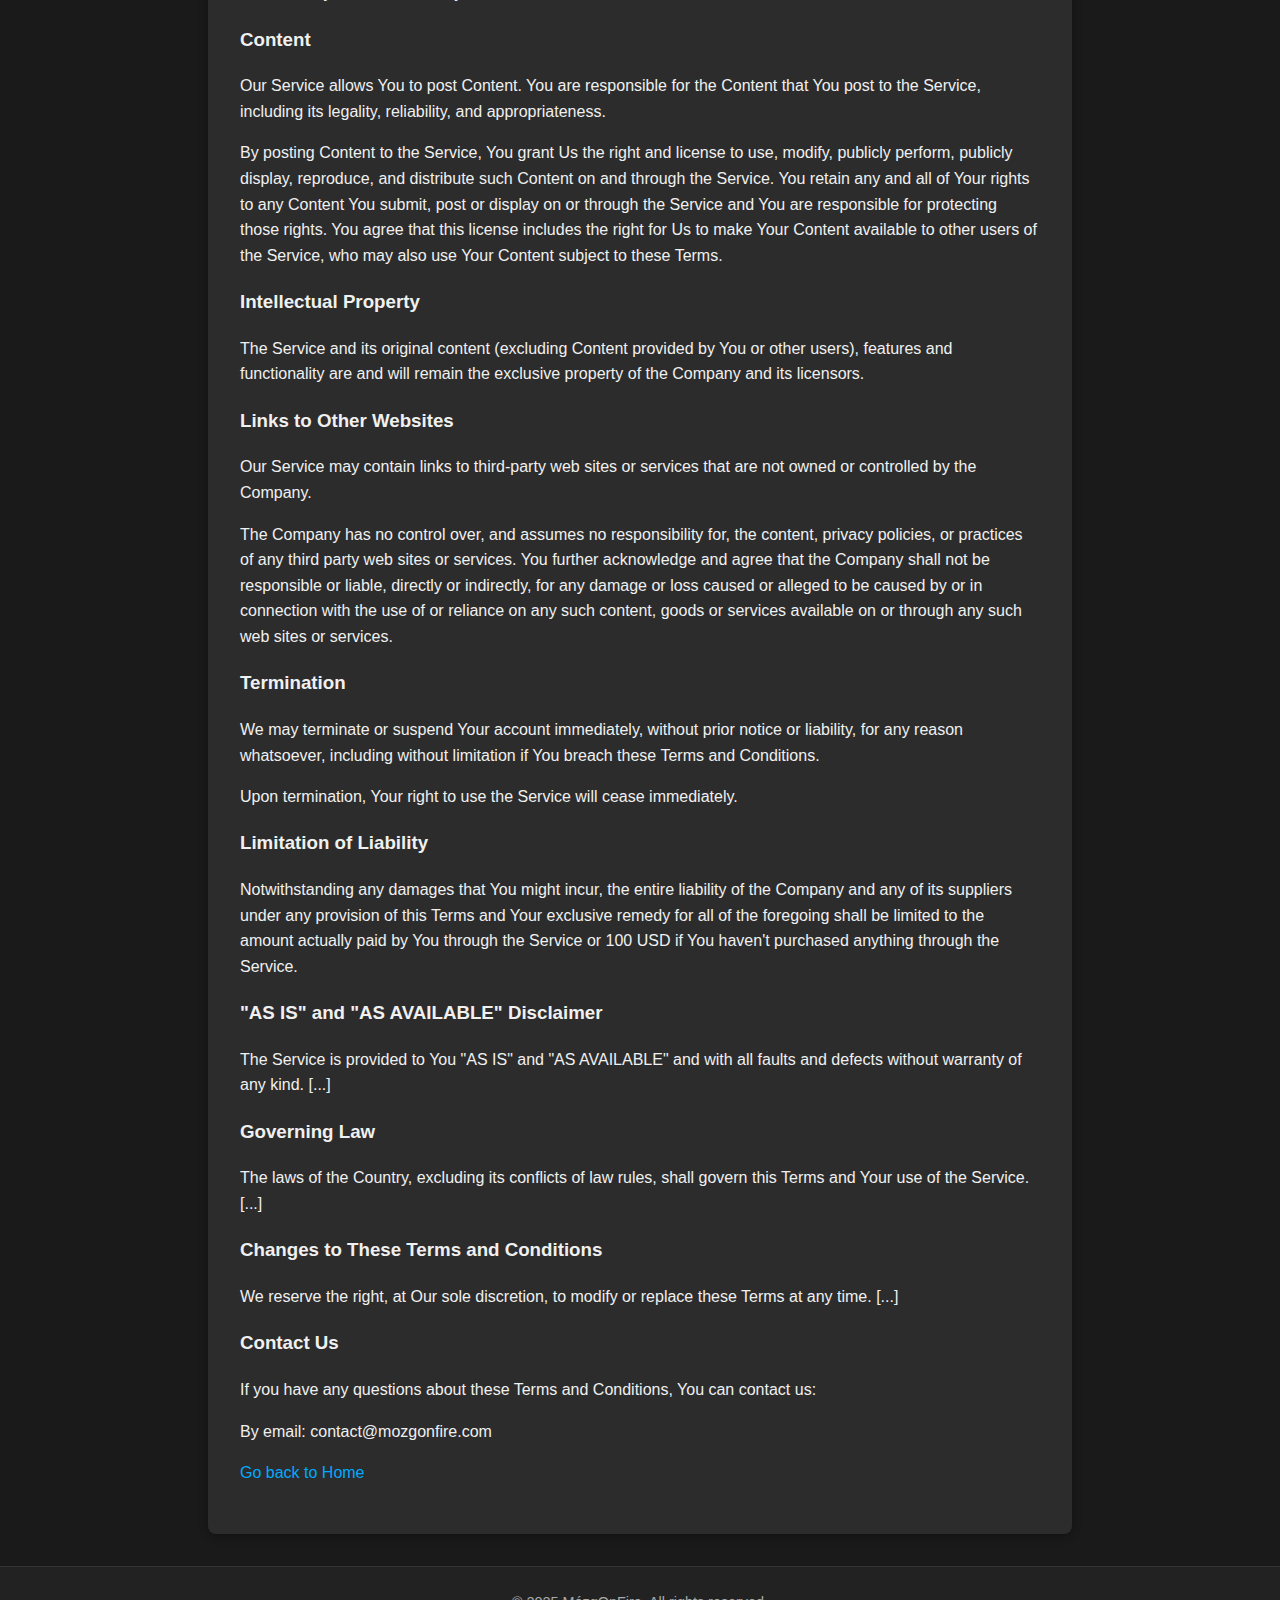
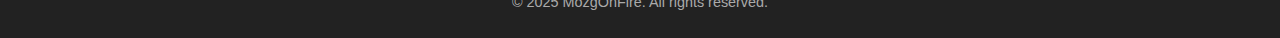
<file: terms.html>
<!DOCTYPE html>
<html lang="en">
<head>
    <meta charset="UTF-8">
    <meta name="viewport" content="width=device-width, initial-scale=1.0">
    <title>Terms and Conditions - MózgOnFire</title>
    <link rel="stylesheet" href="style.css">
</head>
<body>
    <header>
        <nav>
            <div class="logo">MózgOnFire</div>
            <ul>
                <li><a href="index.html">Home</a></li>
                <li><a href="login.html">Login</a></li>
                <li><a href="register.html">Register</a></li>
            </ul>
        </nav>
    </header>

    <main>
        <div class="form-container" style="max-width: 800px;">
            <h2>Terms and Conditions</h2>
            <p>Last updated: May 27, 2025</p>

            <p>Please read these terms and conditions carefully before using Our Service.</p>

            <h3>Interpretation and Definitions</h3>
            <h4>Interpretation</h4>
            <p>The words of which the initial letter is capitalized have meanings defined under the following conditions. The following definitions shall have the same meaning regardless of whether they appear in singular or in plural.</p>
            <h4>Definitions</h4>
            <p>For the purposes of these Terms and Conditions:</p>
            <ul>
                <li><strong>Application</strong> means the software program provided by the Company downloaded by You on any electronic device, named MózgOnFire.</li>
                <li><strong>Company</strong> (referred to as either "the Company", "We", "Us" or "Our" in this Agreement) refers to MózgOnFire.</li>
                <li><strong>Country</strong> refers to: Poland</li>
                <li><strong>Service</strong> refers to the Application.</li>
                <li><strong>Terms and Conditions</strong> (also referred as "Terms") mean these Terms and Conditions that form the entire agreement between You and the Company regarding the use of the Service.</li>
                <li><strong>Third-party Social Media Service</strong> means any services or content (including data, information, products or services) provided by a third-party that may be displayed, included or made available by the Service.</li>
                <li><strong>You</strong> means the individual accessing or using the Service, or the company, or other legal entity on behalf of which such individual is accessing or using the Service, as applicable.</li>
            </ul>

            <h3>Acknowledgment</h3>
            <p>These are the Terms and Conditions governing the use of this Service and the agreement that operates between You and the Company. These Terms and Conditions set out the rights and obligations of all users regarding the use of the Service.</p>
            <p>Your access to and use of the Service is conditioned on Your acceptance of and compliance with these Terms and Conditions. These Terms and Conditions apply to all visitors, users and others who access or use the Service.</p>
            <p>By accessing or using the Service You agree to be bound by these Terms and Conditions. If You disagree with any part of these Terms and Conditions then You may not access the Service.</p>
            <p>You represent that you are over the age of 18. The Company does not permit those under 18 to use the Service.</p>
            <p>Your access to and use of the Service is also conditioned on Your acceptance of and compliance with the Privacy Policy of the Company. Our Privacy Policy describes Our policies and procedures on the collection, use and disclosure of Your personal information when You use the Application or the Website and tells You about Your privacy rights and how the law protects You. Please read Our Privacy Policy carefully before using Our Service.</p>

            <h3>User Accounts</h3>
            <p>When You create an account with Us, You must provide Us information that is accurate, complete, and current at all times. Failure to do so constitutes a breach of the Terms, which may result in immediate termination of Your account on Our Service.</p>
            <p>You are responsible for safeguarding the password that You use to access the Service and for any activities or actions under Your password, whether Your password is with Our Service or a Third-Party Social Media Service.</p>
            <p>You agree not to disclose Your password to any third party. You must notify Us immediately upon becoming aware of any breach of security or unauthorized use of Your account.</p>

            <h3>Content</h3>
            <p>Our Service allows You to post Content. You are responsible for the Content that You post to the Service, including its legality, reliability, and appropriateness.</p>
            <p>By posting Content to the Service, You grant Us the right and license to use, modify, publicly perform, publicly display, reproduce, and distribute such Content on and through the Service. You retain any and all of Your rights to any Content You submit, post or display on or through the Service and You are responsible for protecting those rights. You agree that this license includes the right for Us to make Your Content available to other users of the Service, who may also use Your Content subject to these Terms.</p>

            <h3>Intellectual Property</h3>
            <p>The Service and its original content (excluding Content provided by You or other users), features and functionality are and will remain the exclusive property of the Company and its licensors.</p>

            <h3>Links to Other Websites</h3>
            <p>Our Service may contain links to third-party web sites or services that are not owned or controlled by the Company.</p>
            <p>The Company has no control over, and assumes no responsibility for, the content, privacy policies, or practices of any third party web sites or services. You further acknowledge and agree that the Company shall not be responsible or liable, directly or indirectly, for any damage or loss caused or alleged to be caused by or in connection with the use of or reliance on any such content, goods or services available on or through any such web sites or services.</p>

            <h3>Termination</h3>
            <p>We may terminate or suspend Your account immediately, without prior notice or liability, for any reason whatsoever, including without limitation if You breach these Terms and Conditions.</p>
            <p>Upon termination, Your right to use the Service will cease immediately.</p>

            <h3>Limitation of Liability</h3>
            <p>Notwithstanding any damages that You might incur, the entire liability of the Company and any of its suppliers under any provision of this Terms and Your exclusive remedy for all of the foregoing shall be limited to the amount actually paid by You through the Service or 100 USD if You haven't purchased anything through the Service.</p>

            <h3>"AS IS" and "AS AVAILABLE" Disclaimer</h3>
            <p>The Service is provided to You "AS IS" and "AS AVAILABLE" and with all faults and defects without warranty of any kind. [...]</p>

            <h3>Governing Law</h3>
            <p>The laws of the Country, excluding its conflicts of law rules, shall govern this Terms and Your use of the Service. [...]</p>

            <h3>Changes to These Terms and Conditions</h3>
            <p>We reserve the right, at Our sole discretion, to modify or replace these Terms at any time. [...]</p>

            <h3>Contact Us</h3>
            <p>If you have any questions about these Terms and Conditions, You can contact us:</p>
            <ul>
                <li>By email: contact@mozgonfire.com</li>
            </ul>
            <p><a href="index.html">Go back to Home</a></p>
        </div>
    </main>

    <footer>
        <p>&copy; 2025 MózgOnFire. All rights reserved.</p>
    </footer>

    <script src="js/script.js"></script>
    <script src="js/auth.js"></script>
</body>
</html>
</file>
<file: style.css>
/* General Styles */
body {
    font-family: 'Arial', sans-serif;
    margin: 0;
    padding: 0;
    background-color: #1a1a1a; /* Dark background */
    color: #f0f0f0; /* Light text */
    line-height: 1.6;
}

a {
    color: #00aaff; /* Bright blue for links */
    text-decoration: none;
}

a:hover {
    text-decoration: underline;
}

ul {
    list-style: none;
    padding: 0;
}

/* Header & Navigation */
header {
    background-color: #222; /* Slightly lighter dark for header */
    padding: 1rem 0;
    border-bottom: 1px solid #333;
}

nav {
    display: flex;
    justify-content: space-between;
    align-items: center;
    max-width: 1200px;
    margin: 0 auto;
    padding: 0 2rem;
}

nav .logo {
    font-size: 1.8rem;
    font-weight: bold;
    color: #ff4500; /* Orange-red for logo - MózgOnFire */
}

nav ul {
    display: flex;
}

nav ul li {
    margin-left: 1.5rem;
}

nav ul li a {
    font-size: 1rem;
    color: #f0f0f0;
    transition: color 0.3s ease;
}

nav ul li a:hover {
    color: #ff4500;
}

/* Main Content */
main {
    max-width: 1200px;
    margin: 2rem auto;
    padding: 0 2rem;
}

/* Hero Section */
.hero {
    text-align: center;
    padding: 4rem 1rem;
    background-color: #222;
    border-radius: 8px;
    margin-bottom: 2rem;
}

.hero h1 {
    font-size: 2.8rem;
    margin-bottom: 1rem;
    color: #ff4500;
}

.hero p {
    font-size: 1.2rem;
    margin-bottom: 2rem;
    color: #ccc;
}

.cta-button {
    display: inline-block;
    background-color: #ff4500;
    color: #fff;
    padding: 0.8rem 1.8rem;
    font-size: 1.1rem;
    border-radius: 5px;
    text-transform: uppercase;
    transition: background-color 0.3s ease;
}

.cta-button:hover {
    background-color: #e03e00;
    text-decoration: none;
}

/* Features Section */
.features {
    text-align: center;
    padding: 2rem 0;
}

.features h2 {
    font-size: 2.2rem;
    margin-bottom: 2rem;
    color: #f0f0f0;
}

.feature-item {
    background-color: #2c2c2c; /* Darker cards */
    padding: 1.5rem;
    margin-bottom: 1.5rem;
    border-radius: 8px;
    box-shadow: 0 2px 5px rgba(0,0,0,0.2);
}

.feature-item h3 {
    font-size: 1.5rem;
    margin-bottom: 0.5rem;
    color: #ff4500;
}

.feature-item p {
    font-size: 1rem;
    color: #bbb;
}

/* Footer */
footer {
    text-align: center;
    padding: 1.5rem 0;
    background-color: #222;
    border-top: 1px solid #333;
    margin-top: 2rem;
}

footer p {
    margin: 0;
    font-size: 0.9rem;
    color: #aaa;
}

/* Forms */
.form-container {
    background-color: #2c2c2c;
    padding: 2rem;
    border-radius: 8px;
    max-width: 500px;
    margin: 2rem auto;
    box-shadow: 0 2px 10px rgba(0,0,0,0.3);
}

.form-container h2 {
    text-align: center;
    margin-bottom: 1.5rem;
    color: #ff4500;
}

.form-group {
    margin-bottom: 1rem;
}

.form-group label {
    display: block;
    margin-bottom: 0.5rem;
    color: #f0f0f0;
}

.form-group input[type="text"],
.form-group input[type="email"],
.form-group input[type="password"] {
    width: calc(100% - 20px);
    padding: 0.7rem;
    border: 1px solid #444;
    border-radius: 5px;
    background-color: #333;
    color: #f0f0f0;
    font-size: 1rem;
}

.form-group input[type="text"]:focus,
.form-group input[type="email"]:focus,
.form-group input[type="password"]:focus {
    outline: none;
    border-color: #ff4500;
    box-shadow: 0 0 5px rgba(255, 69, 0, 0.5);
}

.form-group input[type="checkbox"] {
    margin-right: 0.5rem;
}

.form-group .terms {
    font-size: 0.9rem;
    color: #ccc;
}

.form-group .terms a {
    color: #00aaff;
}

button[type="submit"] {
    background-color: #ff4500;
    color: #fff;
    padding: 0.8rem 1.5rem;
    border: none;
    border-radius: 5px;
    font-size: 1rem;
    cursor: pointer;
    transition: background-color 0.3s ease;
    width: 100%;
    text-transform: uppercase;
}

button[type="submit"]:hover {
    background-color: #e03e00;
}

.form-link {
    text-align: center;
    margin-top: 1rem;
}

.form-link a {
    color: #00aaff;
}

/* Dashboard Specific */
.dashboard {
    padding: 2rem;
}

.dashboard h1 {
    color: #ff4500;
    margin-bottom: 1.5rem;
}

.quiz-list, .user-list, .request-list {
    background-color: #2c2c2c;
    padding: 1.5rem;
    border-radius: 8px;
    margin-bottom: 1.5rem;
}

.quiz-list h2, .user-list h2, .request-list h2 {
    color: #f0f0f0;
    margin-top: 0;
    border-bottom: 1px solid #444;
    padding-bottom: 0.5rem;
    margin-bottom: 1rem;
}

.quiz-item, .user-item, .request-item {
    padding: 0.8rem;
    border-bottom: 1px solid #3a3a3a;
    display: flex;
    justify-content: space-between;
    align-items: center;
}

.quiz-item:last-child, .user-item:last-child, .request-item:last-child {
    border-bottom: none;
}

.quiz-item-title, .user-name, .request-user {
    font-size: 1.1rem;
    color: #f0f0f0;
}

.quiz-item-actions button, .user-actions button, .request-actions button {
    background-color: #ff4500;
    color: #fff;
    border: none;
    padding: 0.5rem 1rem;
    border-radius: 4px;
    cursor: pointer;
    margin-left: 0.5rem;
    transition: background-color 0.3s ease;
}

.quiz-item-actions button:hover, .user-actions button:hover, .request-actions button:hover {
    background-color: #e03e00;
}

.quiz-item-actions .delete-button, .user-actions .ban-button {
    background-color: #dc3545; /* Red for delete/ban */
}
.quiz-item-actions .delete-button:hover, .user-actions .ban-button:hover {
    background-color: #c82333;
}

.quiz-item-actions .edit-button, .user-actions .role-button {
    background-color: #007bff; /* Blue for edit/role */
}
.quiz-item-actions .edit-button:hover, .user-actions .role-button:hover {
    background-color: #0056b3;
}

.request-actions .approve-button {
    background-color: #28a745; /* Green for approve */
}
.request-actions .approve-button:hover {
    background-color: #218838;
}

.request-actions .reject-button {
    background-color: #dc3545; /* Red for reject */
}
.request-actions .reject-button:hover {
    background-color: #c82333;
}


/* Quiz Generator/Builder */
.quiz-builder {
    background-color: #2c2c2c;
    padding: 2rem;
    border-radius: 8px;
}

.quiz-builder h2 {
    color: #ff4500;
    text-align: center;
    margin-bottom: 1.5rem;
}

.quiz-builder .form-group label {
    font-weight: bold;
}

.quiz-builder select {
    width: 100%;
    padding: 0.7rem;
    border: 1px solid #444;
    border-radius: 5px;
    background-color: #333;
    color: #f0f0f0;
    font-size: 1rem;
}

.question-block {
    background-color: #333;
    padding: 1rem;
    border-radius: 5px;
    margin-bottom: 1rem;
    border: 1px solid #444;
}

.question-block h4 {
    margin-top: 0;
    color: #f0f0f0;
}

.answer-option {
    display: flex;
    align-items: center;
    margin-bottom: 0.5rem;
}

.answer-option input[type="text"] {
    flex-grow: 1;
    margin-right: 0.5rem;
}

.answer-option input[type="radio"],
.answer-option input[type="checkbox"] {
    margin-right: 0.5rem;
}

.add-question-btn, .add-answer-btn {
    background-color: #007bff;
    color: white;
    border: none;
    padding: 0.6rem 1rem;
    border-radius: 4px;
    cursor: pointer;
    margin-top: 0.5rem;
    margin-right: 0.5rem;
    transition: background-color 0.3s ease;
}

.add-question-btn:hover, .add-answer-btn:hover {
    background-color: #0056b3;
}

/* Settings Page */
.settings-page {
    background-color: #2c2c2c;
    padding: 2rem;
    border-radius: 8px;
}

.settings-page h2 {
    color: #ff4500;
    margin-bottom: 1.5rem;
}

.settings-section {
    margin-bottom: 2rem;
    padding-bottom: 1rem;
    border-bottom: 1px solid #444;
}
.settings-section:last-child {
    border-bottom: none;
    margin-bottom: 0;
    padding-bottom: 0;
}

.settings-section h3 {
    color: #f0f0f0;
    margin-bottom: 1rem;
}

/* Leaderboard */
.leaderboard {
    background-color: #2c2c2c;
    padding: 1.5rem;
    border-radius: 8px;
    margin-top: 2rem;
}

.leaderboard h3 {
    color: #ff4500;
    text-align: center;
    margin-bottom: 1rem;
}

.leaderboard ol {
    padding-left: 1.5rem;
}

.leaderboard li {
    padding: 0.5rem 0;
    border-bottom: 1px solid #3a3a3a;
    color: #f0f0f0;
}

.leaderboard li:last-child {
    border-bottom: none;
}

.leaderboard .score {
    float: right;
    font-weight: bold;
    color: #ffc107; /* Gold-ish for score */
}

/* Quiz Solving Page */
.quiz-solve-page {
    padding: 1rem;
}

.quiz-title {
    color: #ff4500;
    text-align: center;
    margin-bottom: 1.5rem;
}

.question-container {
    background-color: #2c2c2c;
    padding: 1.5rem;
    border-radius: 8px;
    margin-bottom: 1.5rem;
}

.question-text {
    font-size: 1.2rem;
    margin-bottom: 1rem;
    color: #f0f0f0;
}

.answers-list label {
    display: block;
    background-color: #333;
    padding: 0.8rem;
    margin-bottom: 0.5rem;
    border-radius: 5px;
    cursor: pointer;
    transition: background-color 0.3s ease;
}

.answers-list label:hover {
    background-color: #444;
}

.answers-list input[type="radio"],
.answers-list input[type="checkbox"] {
    margin-right: 0.8rem;
}

.submit-quiz-btn {
    display: block;
    margin: 2rem auto 0;
}

/* Responsive adjustments */
@media (max-width: 768px) {
    nav {
        flex-direction: column;
        align-items: flex-start;
    }
    nav ul {
        margin-top: 1rem;
        flex-direction: column;
        width: 100%;
    }
    nav ul li {
        margin-left: 0;
        margin-bottom: 0.5rem;
        width: 100%;
        text-align: center;
    }
    nav ul li a {
        display: block;
        padding: 0.5rem;
        background-color: #333;
        border-radius: 4px;
    }
    nav ul li a:hover {
        background-color: #ff4500;
        color: #fff;
    }

    .hero h1 {
        font-size: 2.2rem;
    }
    .hero p {
        font-size: 1rem;
    }
    .features .feature-item {
        margin-left: 0;
        margin-right: 0;
    }
}
</file>
